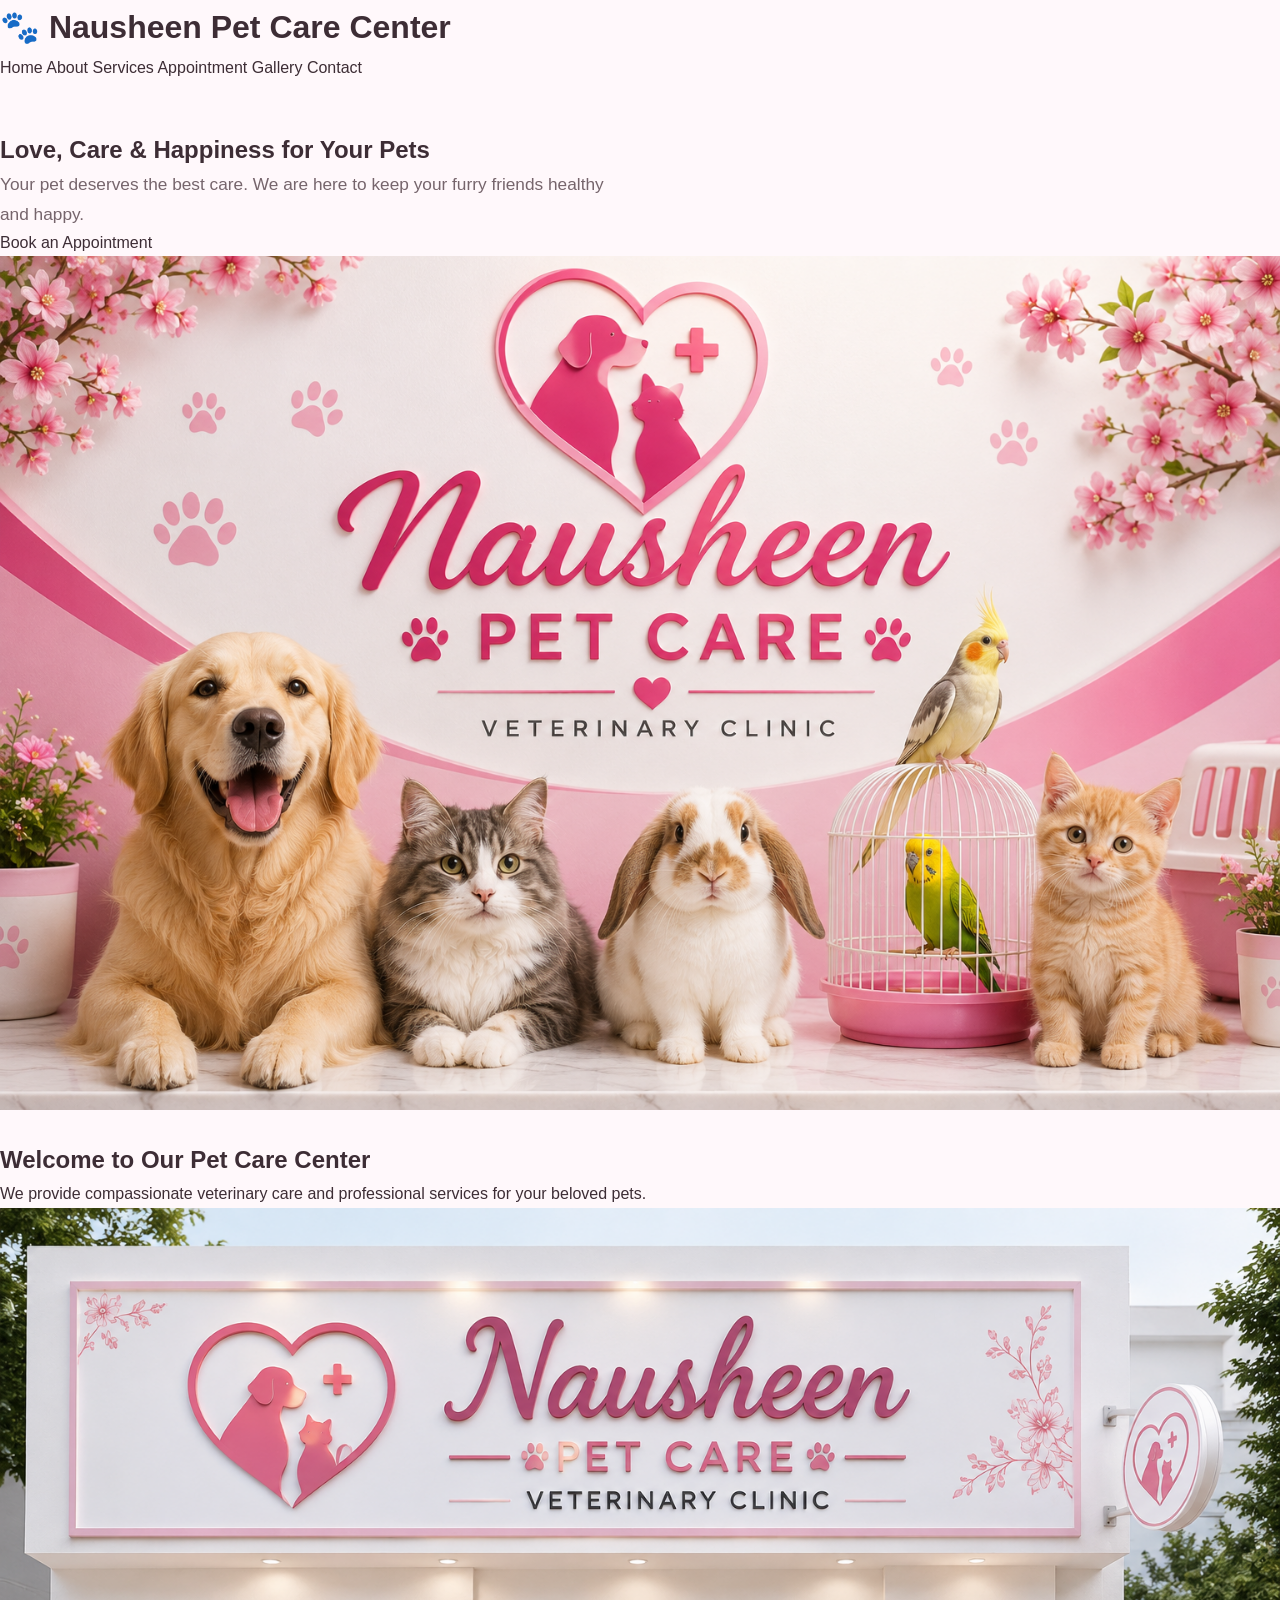
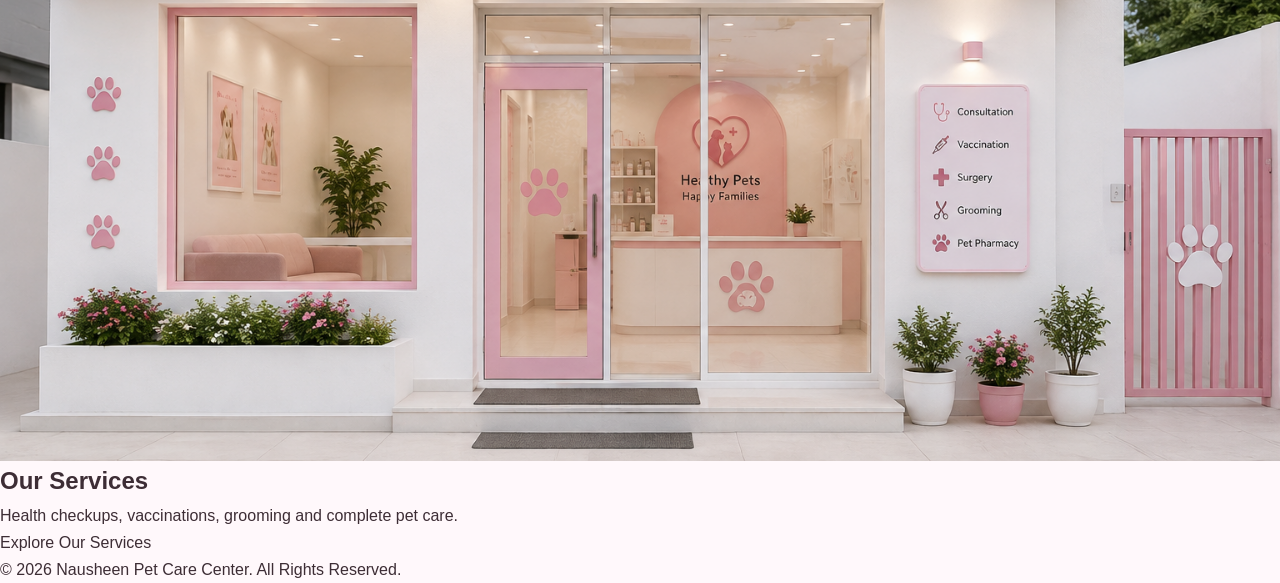
<file: pet-care-center/pet-care-center/index.html>
<!DOCTYPE html>
<html lang="en">
<head>
    <meta charset="UTF-8">
    <meta name="viewport" content="width=device-width, initial-scale=1.0">
    <title>Nausheen Pet Care Center</title>
    <link rel="stylesheet" href="style.css">
</head>
<body>

<header>
    <h1>🐾 Nausheen Pet Care Center</h1>
    <nav>
        <a href="index.html">Home</a>
        <a href="about.html">About</a>
        <a href="services.html">Services</a>
        <a href="appointment.html">Appointment</a>
        <a href="gallery.html">Gallery</a>
        <a href="contact.html">Contact</a>
    </nav>
</header>

<main>
    <section class="hero">
        <h2>Love, Care & Happiness for Your Pets</h2>
        <p>Your pet deserves the best care. We are here to keep your furry friends healthy and happy.</p>
        <a href="appointment.html" class="button">Book an Appointment</a>
        <img src="home-hero.png" alt="Pet Care Center">
    </section>

    <section>
        <h2>Welcome to Our Pet Care Center</h2>
        <p>We provide compassionate veterinary care and professional services for your beloved pets.</p>
        <img src="clinic-exterior.png" alt="Our clinic">
    </section>

    <section>
        <h2>Our Services</h2>
        <p>Health checkups, vaccinations, grooming and complete pet care.</p>
        <a href="services.html">Explore Our Services</a>
    </section>
</main>

<footer>
    <p>© 2026 Nausheen Pet Care Center. All Rights Reserved.</p>
</footer>

<script src="script.js"></script>
</body>
</html>
</file>
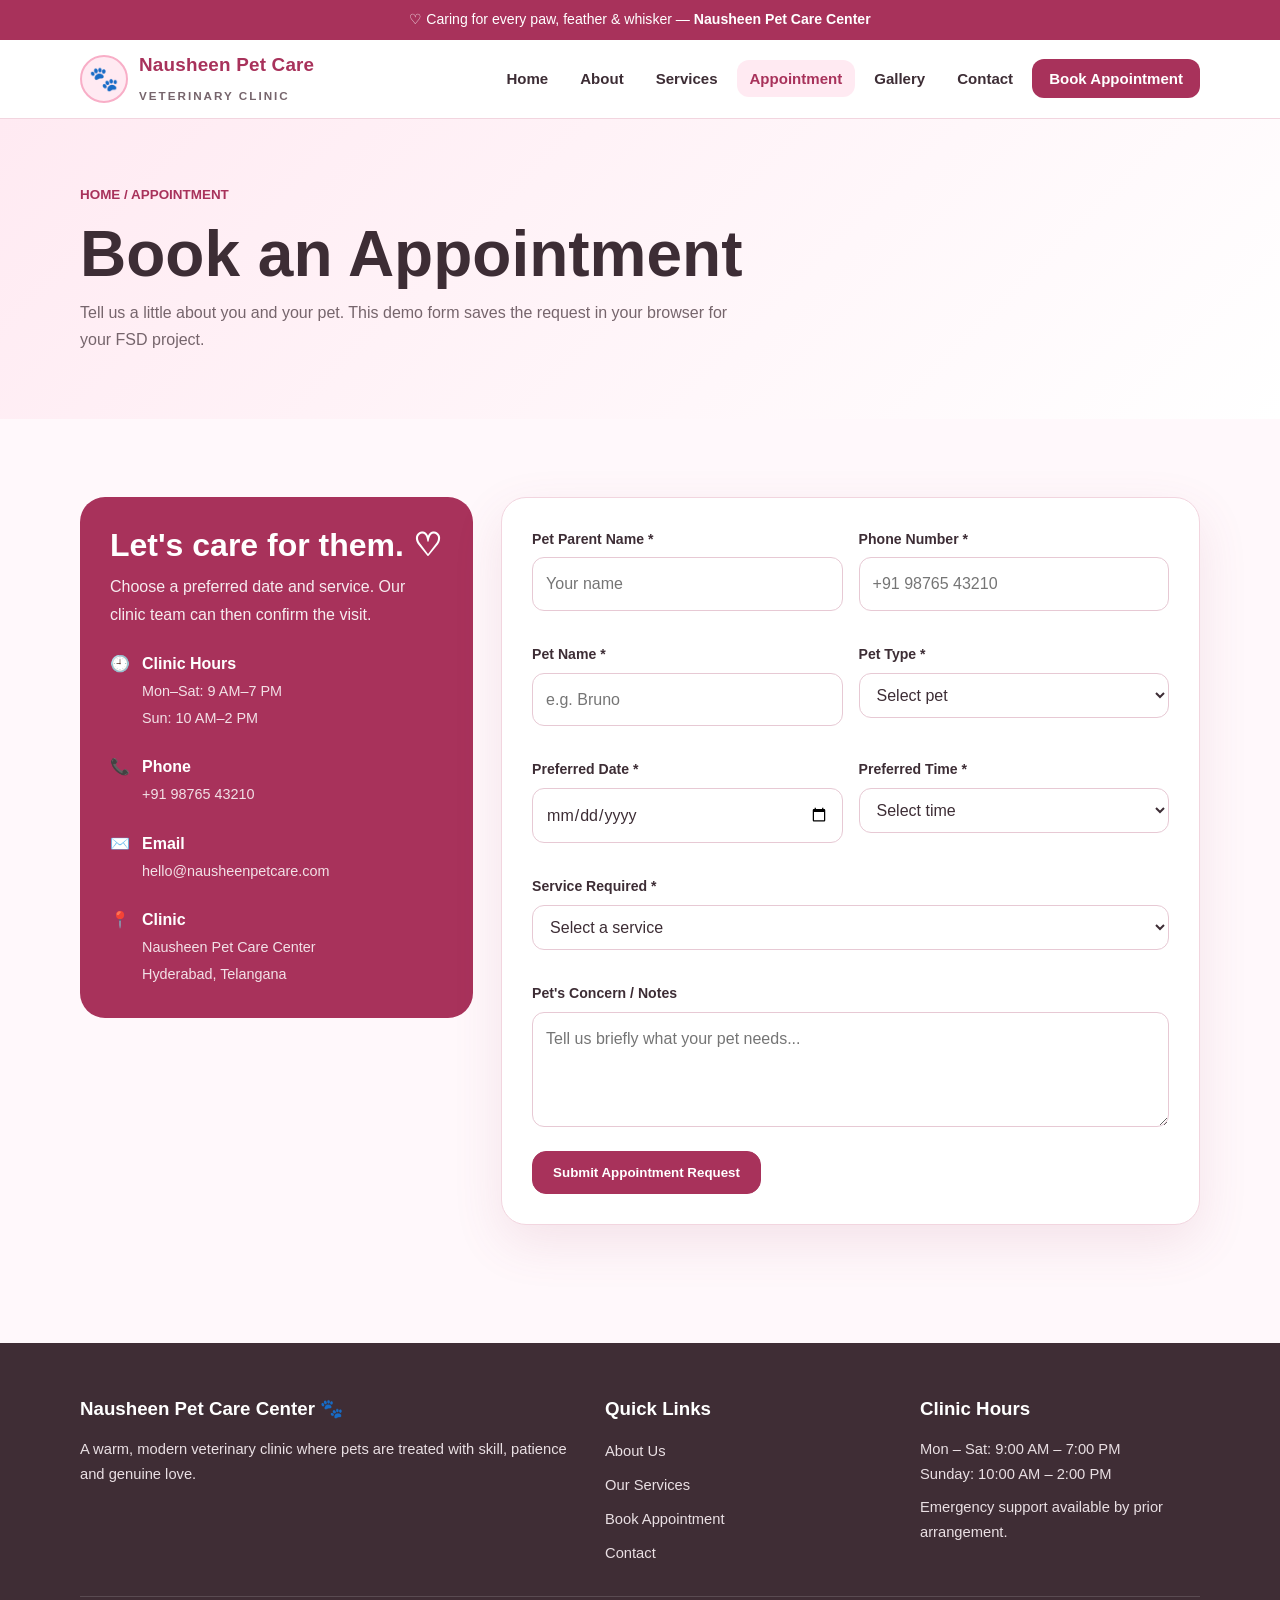
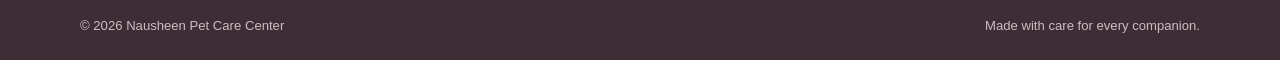
<file: appointment.html>
<!DOCTYPE html>
<html lang="en">
<head>
<meta charset="UTF-8">
<meta name="viewport" content="width=device-width, initial-scale=1.0">
<meta name="description" content="Book a veterinary appointment at Nausheen Pet Care Center.">
<title>Appointment | Nausheen Pet Care Center</title>
<link rel="stylesheet" href="style.css">
</head>
<body>
<div class="topbar">♡ Caring for every paw, feather & whisker — <b>Nausheen Pet Care Center</b></div>
<header class="navbar">
  <div class="container nav-inner">
    <a class="brand" href="index.html">
      <div class="brand-mark">🐾</div>
      <div class="brand-text"><strong>Nausheen Pet Care</strong><span>VETERINARY CLINIC</span></div>
    </a>
    <button class="menu-btn" aria-label="Open menu" aria-expanded="false">☰</button>
    <ul class="nav-links"><li><a href="index.html" class="">Home</a></li>
<li><a href="about.html" class="">About</a></li>
<li><a href="services.html" class="">Services</a></li>
<li><a href="appointment.html" class="active">Appointment</a></li>
<li><a href="gallery.html" class="">Gallery</a></li>
<li><a href="contact.html" class="">Contact</a></li><li><a class="nav-cta" href="appointment.html">Book Appointment</a></li></ul>
  </div>
</header>
<main>
<section class="page-hero"><div class="container"><div class="breadcrumb">HOME / APPOINTMENT</div><h1>Book an Appointment</h1><p>Tell us a little about you and your pet. This demo form saves the request in your browser for your FSD project.</p></div></section>
<section class="section">
<div class="container form-wrap">
  <aside class="info-panel">
    <h2>Let's care for them. ♡</h2><p>Choose a preferred date and service. Our clinic team can then confirm the visit.</p>
    <div class="info-item"><div>🕘</div><div><b>Clinic Hours</b><span>Mon–Sat: 9 AM–7 PM<br>Sun: 10 AM–2 PM</span></div></div>
    <div class="info-item"><div>📞</div><div><b>Phone</b><span>+91 98765 43210</span></div></div>
    <div class="info-item"><div>✉️</div><div><b>Email</b><span>hello@nausheenpetcare.com</span></div></div>
    <div class="info-item"><div>📍</div><div><b>Clinic</b><span>Nausheen Pet Care Center<br>Hyderabad, Telangana</span></div></div>
  </aside>
  <div class="form-card">
    <form id="appointmentForm">
      <div class="form-grid">
        <div class="field"><label for="ownerName">Pet Parent Name *</label><input id="ownerName" name="ownerName" required placeholder="Your name"></div>
        <div class="field"><label for="phone">Phone Number *</label><input id="phone" name="phone" required type="tel" placeholder="+91 98765 43210"></div>
        <div class="field"><label for="petName">Pet Name *</label><input id="petName" name="petName" required placeholder="e.g. Bruno"></div>
        <div class="field"><label for="petType">Pet Type *</label><select id="petType" name="petType" required><option value="">Select pet</option><option>Dog</option><option>Cat</option><option>Bird</option><option>Rabbit</option><option>Other</option></select></div>
        <div class="field"><label for="date">Preferred Date *</label><input id="date" name="date" type="date" required></div>
        <div class="field"><label for="time">Preferred Time *</label><select id="time" name="time" required><option value="">Select time</option><option>09:00 AM</option><option>10:00 AM</option><option>11:00 AM</option><option>12:00 PM</option><option>02:00 PM</option><option>03:00 PM</option><option>04:00 PM</option><option>05:00 PM</option><option>06:00 PM</option></select></div>
        <div class="field full"><label for="service">Service Required *</label><select id="service" name="service" required><option value="">Select a service</option><option>General Consultation</option><option>Vaccination</option><option>Grooming</option><option>Dental Care</option><option>Surgery Consultation</option><option>Pet Pharmacy</option><option>Other</option></select></div>
        <div class="field full"><label for="message">Pet's Concern / Notes</label><textarea id="message" name="message" placeholder="Tell us briefly what your pet needs..."></textarea></div>
      </div>
      <button class="btn btn-primary" type="submit">Submit Appointment Request</button>
      <div id="appointmentNotice" class="notice"></div>
    </form>
  </div>
</div>
</section>
</main>
<footer class="footer">
  <div class="container footer-grid">
    <div>
      <h3>Nausheen Pet Care Center 🐾</h3>
      <p>A warm, modern veterinary clinic where pets are treated with skill, patience and genuine love.</p>
    </div>
    <div>
      <h3>Quick Links</h3>
      <ul class="footer-links">
        <li><a href="about.html">About Us</a></li><li><a href="services.html">Our Services</a></li>
        <li><a href="appointment.html">Book Appointment</a></li><li><a href="contact.html">Contact</a></li>
      </ul>
    </div>
    <div>
      <h3>Clinic Hours</h3>
      <p>Mon – Sat: 9:00 AM – 7:00 PM</p><p>Sunday: 10:00 AM – 2:00 PM</p>
      <p style="margin-top:8px">Emergency support available by prior arrangement.</p>
    </div>
  </div>
  <div class="container copyright"><span>© <span data-year></span> Nausheen Pet Care Center</span><span>Made with care for every companion.</span></div>
</footer><script src="script.js"></script></body></html>
</file>
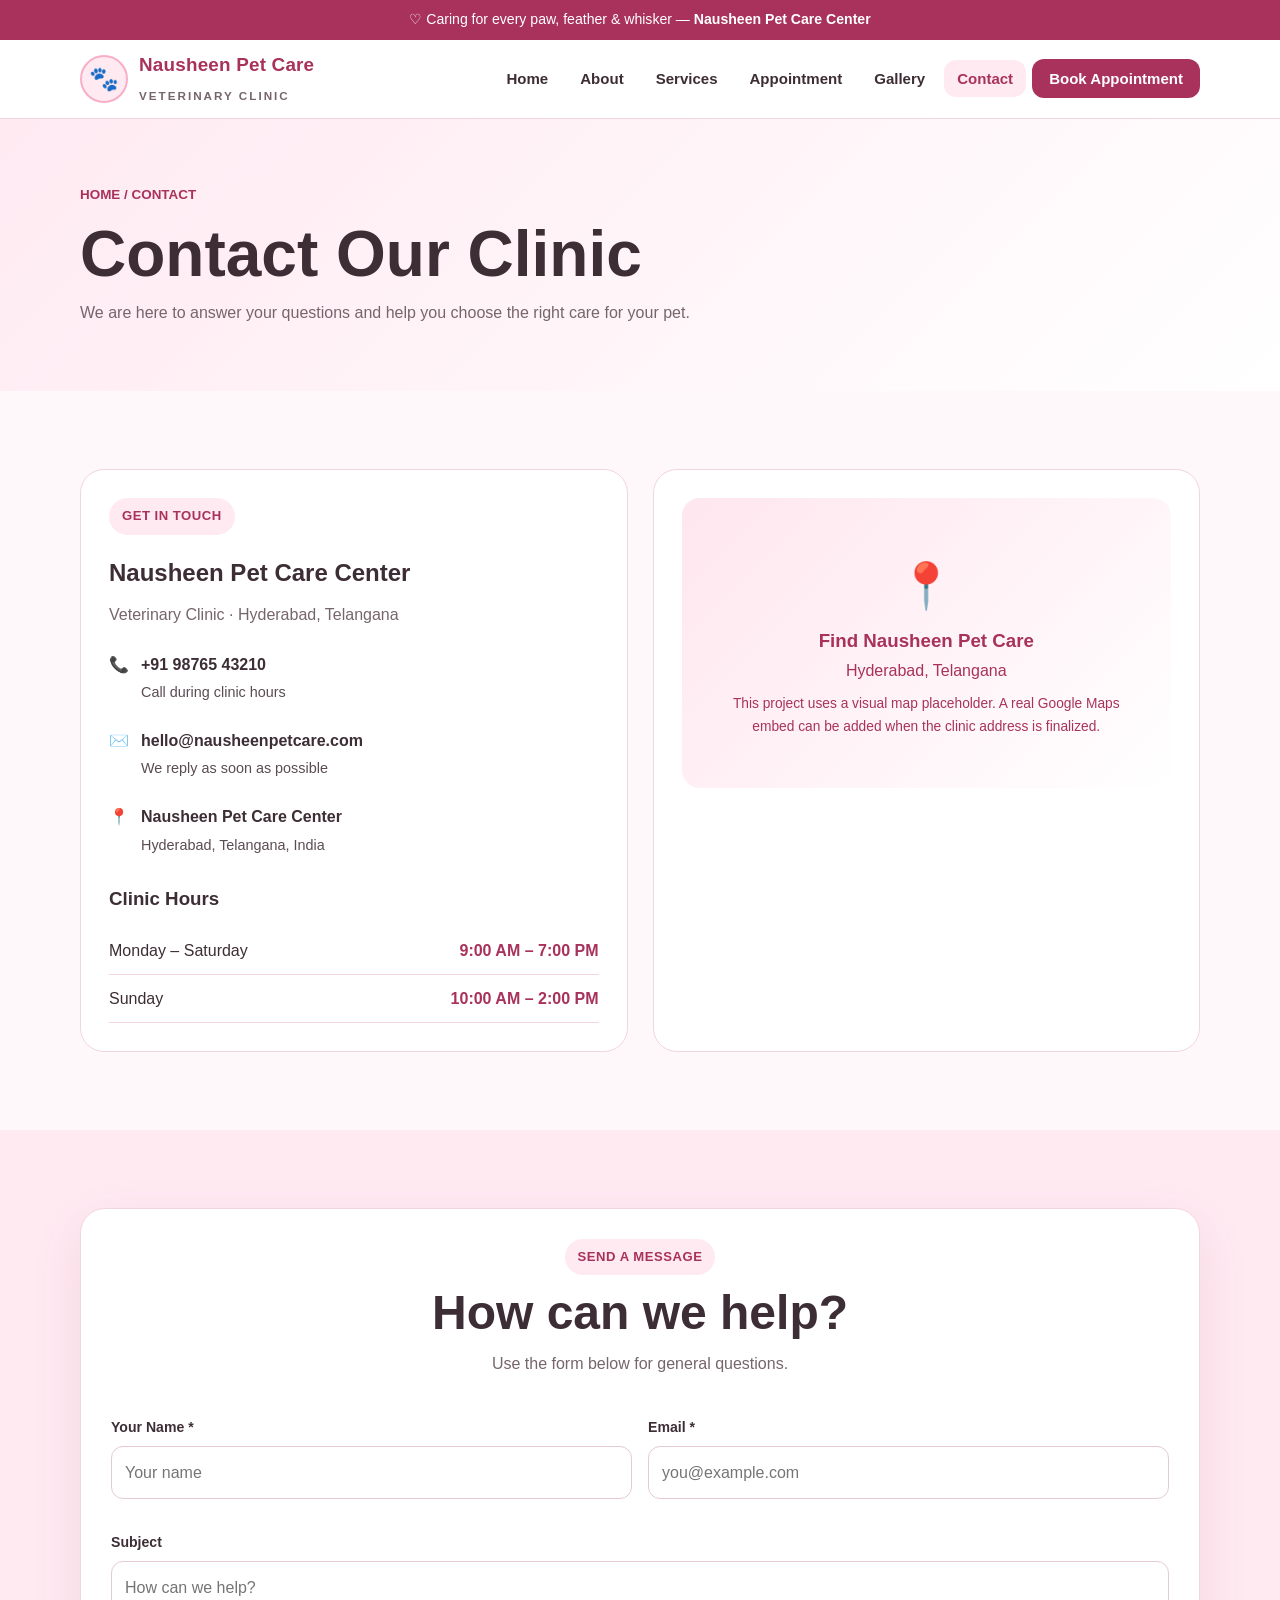
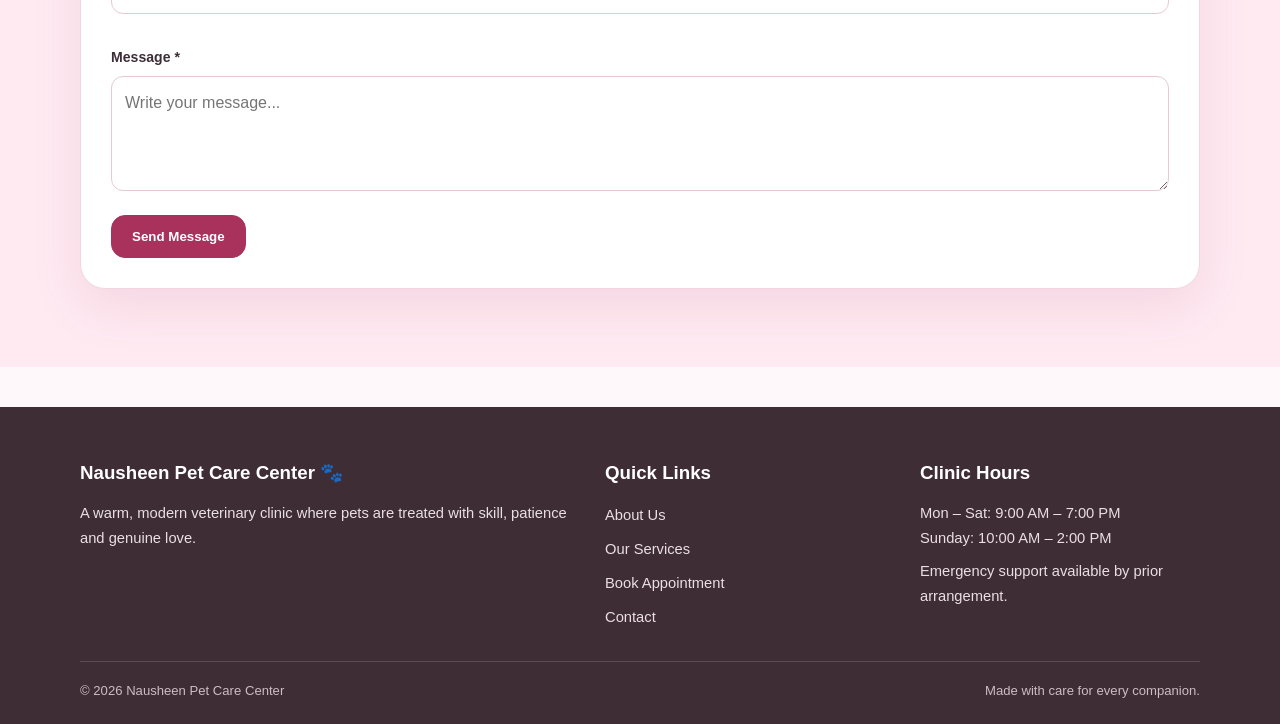
<file: contact.html>
<!DOCTYPE html>
<html lang="en">
<head>
<meta charset="UTF-8">
<meta name="viewport" content="width=device-width, initial-scale=1.0">
<meta name="description" content="Contact Nausheen Pet Care Center for appointments, questions and clinic information.">
<title>Contact | Nausheen Pet Care Center</title>
<link rel="stylesheet" href="style.css">
</head>
<body>
<div class="topbar">♡ Caring for every paw, feather & whisker — <b>Nausheen Pet Care Center</b></div>
<header class="navbar">
  <div class="container nav-inner">
    <a class="brand" href="index.html">
      <div class="brand-mark">🐾</div>
      <div class="brand-text"><strong>Nausheen Pet Care</strong><span>VETERINARY CLINIC</span></div>
    </a>
    <button class="menu-btn" aria-label="Open menu" aria-expanded="false">☰</button>
    <ul class="nav-links"><li><a href="index.html" class="">Home</a></li>
<li><a href="about.html" class="">About</a></li>
<li><a href="services.html" class="">Services</a></li>
<li><a href="appointment.html" class="">Appointment</a></li>
<li><a href="gallery.html" class="">Gallery</a></li>
<li><a href="contact.html" class="active">Contact</a></li><li><a class="nav-cta" href="appointment.html">Book Appointment</a></li></ul>
  </div>
</header>
<main>
<section class="page-hero"><div class="container"><div class="breadcrumb">HOME / CONTACT</div><h1>Contact Our Clinic</h1><p>We are here to answer your questions and help you choose the right care for your pet.</p></div></section>
<section class="section"><div class="container contact-grid">
  <div class="contact-card">
    <div class="eyebrow">GET IN TOUCH</div><h2>Nausheen Pet Care Center</h2>
    <p style="color:var(--muted);margin:8px 0 20px">Veterinary Clinic · Hyderabad, Telangana</p>
    <div class="info-item"><div>📞</div><div><b>+91 98765 43210</b><span>Call during clinic hours</span></div></div>
    <div class="info-item"><div>✉️</div><div><b>hello@nausheenpetcare.com</b><span>We reply as soon as possible</span></div></div>
    <div class="info-item"><div>📍</div><div><b>Nausheen Pet Care Center</b><span>Hyderabad, Telangana, India</span></div></div>
    <h3 style="margin-top:25px">Clinic Hours</h3>
    <table class="hours"><tr><td>Monday – Saturday</td><td>9:00 AM – 7:00 PM</td></tr><tr><td>Sunday</td><td>10:00 AM – 2:00 PM</td></tr></table>
  </div>
  <div class="map-card"><div class="map-placeholder"><div><div style="font-size:45px">📍</div><h3>Find Nausheen Pet Care</h3><p>Hyderabad, Telangana</p><p style="margin-top:8px;font-size:.86rem">This project uses a visual map placeholder. A real Google Maps embed can be added when the clinic address is finalized.</p></div></div></div>
</div></section>
<section class="section soft"><div class="container form-card"><div class="section-head"><div class="eyebrow">SEND A MESSAGE</div><h2>How can we help?</h2><p>Use the form below for general questions.</p></div>
<form id="contactForm"><div class="form-grid">
<div class="field"><label for="name">Your Name *</label><input id="name" required placeholder="Your name"></div>
<div class="field"><label for="email">Email *</label><input id="email" type="email" required placeholder="you@example.com"></div>
<div class="field full"><label for="subject">Subject</label><input id="subject" placeholder="How can we help?"></div>
<div class="field full"><label for="contactMessage">Message *</label><textarea id="contactMessage" required placeholder="Write your message..."></textarea></div>
</div><button class="btn btn-primary" type="submit">Send Message</button><div id="contactNotice" class="notice"></div></form>
</div></section>
</main>
<footer class="footer">
  <div class="container footer-grid">
    <div>
      <h3>Nausheen Pet Care Center 🐾</h3>
      <p>A warm, modern veterinary clinic where pets are treated with skill, patience and genuine love.</p>
    </div>
    <div>
      <h3>Quick Links</h3>
      <ul class="footer-links">
        <li><a href="about.html">About Us</a></li><li><a href="services.html">Our Services</a></li>
        <li><a href="appointment.html">Book Appointment</a></li><li><a href="contact.html">Contact</a></li>
      </ul>
    </div>
    <div>
      <h3>Clinic Hours</h3>
      <p>Mon – Sat: 9:00 AM – 7:00 PM</p><p>Sunday: 10:00 AM – 2:00 PM</p>
      <p style="margin-top:8px">Emergency support available by prior arrangement.</p>
    </div>
  </div>
  <div class="container copyright"><span>© <span data-year></span> Nausheen Pet Care Center</span><span>Made with care for every companion.</span></div>
</footer><script src="script.js"></script></body></html>
</file>
<file: pet-care-center/pet-care-center/style.css>
:root{
  --pink-50:#fff8fb;
  --pink-100:#ffeaf2;
  --pink-200:#ffd3e1;
  --pink-300:#f8aec7;
  --pink-400:#e985a7;
  --pink-500:#d85d86;
  --pink-600:#bd426c;
  --rose:#a8325b;
  --ink:#3d2d35;
  --muted:#76656c;
  --white:#ffffff;
  --line:#f2d5df;
  --shadow:0 18px 50px rgba(167,76,108,.12);
  --radius:22px;
}
*{box-sizing:border-box;margin:0;padding:0}
html{scroll-behavior:smooth}
body{
  font-family: "Segoe UI", Arial, sans-serif;
  color:var(--ink);
  background:var(--pink-50);
  line-height:1.7;
}
a{color:inherit;text-decoration:none}
img{max-width:100%;display:block}
.container{width:min(1120px,92%);margin:auto}
.topbar{
  background:var(--rose);color:white;font-size:.88rem;
  padding:8px 0;text-align:center;
}
.navbar{
  position:sticky;top:0;z-index:50;background:rgba(255,255,255,.96);
  backdrop-filter:blur(12px);border-bottom:1px solid var(--line);
}
.nav-inner{height:78px;display:flex;align-items:center;justify-content:space-between;gap:25px}
.brand{display:flex;align-items:center;gap:11px}
.brand-mark{
  width:48px;height:48px;border-radius:50%;background:var(--pink-100);
  border:2px solid var(--pink-300);display:grid;place-items:center;font-size:24px;
}
.brand-text strong{display:block;color:var(--rose);font-size:1.18rem;letter-spacing:.2px}
.brand-text span{font-size:.73rem;letter-spacing:2px;color:var(--muted);font-weight:700}
.nav-links{display:flex;gap:6px;align-items:center;list-style:none}
.nav-links a{padding:10px 13px;border-radius:12px;font-weight:600;font-size:.94rem}
.nav-links a:hover,.nav-links a.active{background:var(--pink-100);color:var(--rose)}
.nav-cta{background:var(--rose)!important;color:white!important;padding:11px 17px!important}
.menu-btn{display:none;border:0;background:var(--pink-100);font-size:24px;border-radius:10px;padding:5px 11px;color:var(--rose)}

.hero{padding:48px 0 30px}
.hero-grid{display:grid;grid-template-columns:1.02fr .98fr;gap:42px;align-items:center}
.eyebrow{
  display:inline-flex;gap:8px;align-items:center;color:var(--rose);
  background:var(--pink-100);padding:7px 13px;border-radius:999px;font-weight:700;
  font-size:.82rem;letter-spacing:.5px;margin-bottom:18px;
}
.hero h1{font-size:clamp(2.5rem,5vw,4.65rem);line-height:1.08;letter-spacing:-2px;margin-bottom:18px}
.hero h1 span{color:var(--rose)}
.hero p{font-size:1.08rem;color:var(--muted);max-width:610px}
.btns{display:flex;gap:12px;flex-wrap:wrap;margin-top:25px}
.btn{
  display:inline-flex;align-items:center;justify-content:center;gap:8px;
  padding:13px 20px;border-radius:14px;border:1px solid var(--rose);
  font-weight:750;transition:.2s ease;cursor:pointer;
}
.btn-primary{background:var(--rose);color:white}
.btn-primary:hover{transform:translateY(-2px);box-shadow:0 10px 24px rgba(168,50,91,.2)}
.btn-secondary{background:white;color:var(--rose)}
.btn-secondary:hover{background:var(--pink-100)}
.hero-media{position:relative}
.hero-media img{width:100%;aspect-ratio:4/3;object-fit:cover;border-radius:28px;box-shadow:var(--shadow)}
.hero-badge{
  position:absolute;bottom:-18px;left:-18px;background:white;border:1px solid var(--line);
  box-shadow:var(--shadow);padding:13px 16px;border-radius:16px;font-weight:700;color:var(--rose)
}
.hero-badge small{display:block;color:var(--muted);font-weight:500}

.section{padding:78px 0}
.section.soft{background:var(--pink-100)}
.section-head{text-align:center;max-width:700px;margin:0 auto 38px}
.section-head .eyebrow{margin-bottom:10px}
.section-head h2{font-size:clamp(2rem,4vw,3rem);line-height:1.15;margin-bottom:10px}
.section-head p{color:var(--muted)}
.cards{display:grid;grid-template-columns:repeat(3,1fr);gap:20px}
.card{
  background:white;border:1px solid var(--line);border-radius:var(--radius);
  padding:25px;box-shadow:0 10px 35px rgba(100,45,64,.06)
}
.service-icon{
  width:54px;height:54px;border-radius:16px;background:var(--pink-100);
  display:grid;place-items:center;font-size:25px;margin-bottom:15px
}
.card h3{margin-bottom:7px}
.card p{color:var(--muted);font-size:.95rem}
.card a{display:inline-block;color:var(--rose);font-weight:700;margin-top:12px}
.feature-grid{display:grid;grid-template-columns:1fr 1fr;gap:28px;align-items:center}
.feature-img{border-radius:25px;overflow:hidden;box-shadow:var(--shadow)}
.feature-img img{width:100%;aspect-ratio:4/3;object-fit:cover}
.feature-copy h2{font-size:clamp(2rem,4vw,3rem);line-height:1.15;margin-bottom:14px}
.feature-copy p{color:var(--muted);margin-bottom:13px}
.check-list{list-style:none;margin:18px 0}
.check-list li{margin:10px 0;display:flex;gap:10px;align-items:flex-start}
.check-list li::before{content:"✓";flex:0 0 25px;height:25px;border-radius:50%;display:grid;place-items:center;background:var(--pink-100);color:var(--rose);font-weight:900}

.stats{display:grid;grid-template-columns:repeat(4,1fr);gap:15px;margin-top:35px}
.stat{background:white;border:1px solid var(--line);padding:21px;border-radius:18px;text-align:center}
.stat strong{display:block;color:var(--rose);font-size:1.7rem}
.stat span{font-size:.85rem;color:var(--muted)}

.page-hero{padding:65px 0;background:linear-gradient(135deg,var(--pink-100),#fff)}
.page-hero h1{font-size:clamp(2.4rem,5vw,4rem);line-height:1.1;margin-bottom:10px}
.page-hero p{color:var(--muted);max-width:680px}
.breadcrumb{font-size:.84rem;color:var(--rose);font-weight:700;margin-bottom:12px}

.about-photo img{width:100%;border-radius:28px;box-shadow:var(--shadow)}
.quote{
  margin-top:28px;background:var(--pink-100);border-left:4px solid var(--rose);
  padding:20px 22px;border-radius:0 16px 16px 0;font-weight:650;color:var(--rose)
}

.service-list{display:grid;grid-template-columns:repeat(2,1fr);gap:20px}
.service-card{display:flex;gap:18px;background:white;border:1px solid var(--line);border-radius:20px;padding:23px}
.service-card .service-icon{flex:0 0 54px;margin:0}
.service-card h3{margin-bottom:4px}
.service-card p{color:var(--muted);font-size:.94rem}

.form-wrap{display:grid;grid-template-columns:.72fr 1.28fr;gap:28px;align-items:start}
.info-panel{background:var(--rose);color:white;border-radius:25px;padding:30px}
.info-panel h2{font-size:2rem;line-height:1.15;margin-bottom:10px}
.info-panel p{opacity:.9}
.info-item{display:flex;gap:12px;margin-top:22px;align-items:flex-start}
.info-item b{display:block}
.info-item span{font-size:.9rem;opacity:.85}
.form-card{background:white;border:1px solid var(--line);border-radius:25px;padding:30px;box-shadow:var(--shadow)}
.form-grid{display:grid;grid-template-columns:1fr 1fr;gap:16px}
.field{margin-bottom:16px}
.field.full{grid-column:1/-1}
label{display:block;font-weight:700;font-size:.88rem;margin-bottom:6px}
input,select,textarea{
  width:100%;padding:12px 13px;border:1px solid #e7c9d4;border-radius:12px;
  outline:none;background:#fff;color:var(--ink);font:inherit
}
input:focus,select:focus,textarea:focus{border-color:var(--pink-500);box-shadow:0 0 0 3px rgba(216,93,134,.1)}
textarea{min-height:115px;resize:vertical}
.notice{display:none;margin-top:16px;background:#eef9f2;color:#28613b;border:1px solid #cbe8d5;padding:13px;border-radius:12px}
.notice.show{display:block}

.gallery{display:grid;grid-template-columns:repeat(2,1fr);gap:20px}
.gallery figure{background:white;border:1px solid var(--line);border-radius:22px;overflow:hidden}
.gallery img{width:100%;aspect-ratio:4/3;object-fit:cover}
.gallery figcaption{padding:13px 16px;font-weight:700;color:var(--rose)}

.contact-grid{display:grid;grid-template-columns:1fr 1fr;gap:25px}
.map-card,.contact-card{background:white;border:1px solid var(--line);border-radius:24px;padding:28px}
.map-placeholder{
  min-height:290px;border-radius:18px;background:linear-gradient(135deg,#ffe6ef,#fff);
  display:grid;place-items:center;text-align:center;color:var(--rose);padding:30px
}
.hours{width:100%;border-collapse:collapse;margin-top:12px}
.hours td{padding:10px 0;border-bottom:1px solid var(--line)}
.hours td:last-child{text-align:right;font-weight:700;color:var(--rose)}

.footer{background:#3f2d35;color:#fff;padding:50px 0 22px;margin-top:40px}
.footer-grid{display:grid;grid-template-columns:1.4fr .8fr .8fr;gap:35px}
.footer h3{margin-bottom:12px}
.footer p,.footer a{color:#e9dfe3;font-size:.92rem}
.footer-links{list-style:none;display:grid;gap:7px}
.copyright{border-top:1px solid rgba(255,255,255,.14);margin-top:30px;padding-top:18px;font-size:.82rem;color:#cbbdc3;display:flex;justify-content:space-between;gap:10px}

.reveal{animation:fadeUp .55s ease both}
@keyframes fadeUp{from{opacity:0;transform:translateY(12px)}to{opacity:1;transform:none}}

@media(max-width:850px){
  .menu-btn{display:block}
  .nav-links{
    display:none;position:absolute;top:78px;left:0;right:0;background:white;
    padding:12px 4%;border-bottom:1px solid var(--line);box-shadow:var(--shadow);flex-direction:column;align-items:stretch
  }
  .nav-links.open{display:flex}
  .nav-links a{display:block}
  .hero-grid,.feature-grid,.form-wrap,.contact-grid{grid-template-columns:1fr}
  .hero{padding-top:30px}
  .cards{grid-template-columns:1fr 1fr}
  .stats{grid-template-columns:1fr 1fr}
  .service-list{grid-template-columns:1fr}
  .footer-grid{grid-template-columns:1fr 1fr}
}
@media(max-width:560px){
  .nav-inner{height:70px}
  .nav-links{top:70px}
  .brand-mark{width:42px;height:42px}
  .brand-text strong{font-size:1rem}
  .brand-text span{font-size:.63rem}
  .cards,.gallery,.form-grid,.footer-grid{grid-template-columns:1fr}
  .field.full{grid-column:auto}
  .section{padding:55px 0}
  .hero h1{letter-spacing:-1px}
  .hero-badge{left:10px}
  .copyright{flex-direction:column}
}
</file>
<file: style.css>
:root{
  --pink-50:#fff8fb;
  --pink-100:#ffeaf2;
  --pink-200:#ffd3e1;
  --pink-300:#f8aec7;
  --pink-400:#e985a7;
  --pink-500:#d85d86;
  --pink-600:#bd426c;
  --rose:#a8325b;
  --ink:#3d2d35;
  --muted:#76656c;
  --white:#ffffff;
  --line:#f2d5df;
  --shadow:0 18px 50px rgba(167,76,108,.12);
  --radius:22px;
}
*{box-sizing:border-box;margin:0;padding:0}
html{scroll-behavior:smooth}
body{
  font-family: "Segoe UI", Arial, sans-serif;
  color:var(--ink);
  background:var(--pink-50);
  line-height:1.7;
}
a{color:inherit;text-decoration:none}
img{max-width:100%;display:block}
.container{width:min(1120px,92%);margin:auto}
.topbar{
  background:var(--rose);color:white;font-size:.88rem;
  padding:8px 0;text-align:center;
}
.navbar{
  position:sticky;top:0;z-index:50;background:rgba(255,255,255,.96);
  backdrop-filter:blur(12px);border-bottom:1px solid var(--line);
}
.nav-inner{height:78px;display:flex;align-items:center;justify-content:space-between;gap:25px}
.brand{display:flex;align-items:center;gap:11px}
.brand-mark{
  width:48px;height:48px;border-radius:50%;background:var(--pink-100);
  border:2px solid var(--pink-300);display:grid;place-items:center;font-size:24px;
}
.brand-text strong{display:block;color:var(--rose);font-size:1.18rem;letter-spacing:.2px}
.brand-text span{font-size:.73rem;letter-spacing:2px;color:var(--muted);font-weight:700}
.nav-links{display:flex;gap:6px;align-items:center;list-style:none}
.nav-links a{padding:10px 13px;border-radius:12px;font-weight:600;font-size:.94rem}
.nav-links a:hover,.nav-links a.active{background:var(--pink-100);color:var(--rose)}
.nav-cta{background:var(--rose)!important;color:white!important;padding:11px 17px!important}
.menu-btn{display:none;border:0;background:var(--pink-100);font-size:24px;border-radius:10px;padding:5px 11px;color:var(--rose)}

.hero{padding:48px 0 30px}
.hero-grid{display:grid;grid-template-columns:1.02fr .98fr;gap:42px;align-items:center}
.eyebrow{
  display:inline-flex;gap:8px;align-items:center;color:var(--rose);
  background:var(--pink-100);padding:7px 13px;border-radius:999px;font-weight:700;
  font-size:.82rem;letter-spacing:.5px;margin-bottom:18px;
}
.hero h1{font-size:clamp(2.5rem,5vw,4.65rem);line-height:1.08;letter-spacing:-2px;margin-bottom:18px}
.hero h1 span{color:var(--rose)}
.hero p{font-size:1.08rem;color:var(--muted);max-width:610px}
.btns{display:flex;gap:12px;flex-wrap:wrap;margin-top:25px}
.btn{
  display:inline-flex;align-items:center;justify-content:center;gap:8px;
  padding:13px 20px;border-radius:14px;border:1px solid var(--rose);
  font-weight:750;transition:.2s ease;cursor:pointer;
}
.btn-primary{background:var(--rose);color:white}
.btn-primary:hover{transform:translateY(-2px);box-shadow:0 10px 24px rgba(168,50,91,.2)}
.btn-secondary{background:white;color:var(--rose)}
.btn-secondary:hover{background:var(--pink-100)}
.hero-media{position:relative}
.hero-media img{width:100%;aspect-ratio:4/3;object-fit:cover;border-radius:28px;box-shadow:var(--shadow)}
.hero-badge{
  position:absolute;bottom:-18px;left:-18px;background:white;border:1px solid var(--line);
  box-shadow:var(--shadow);padding:13px 16px;border-radius:16px;font-weight:700;color:var(--rose)
}
.hero-badge small{display:block;color:var(--muted);font-weight:500}

.section{padding:78px 0}
.section.soft{background:var(--pink-100)}
.section-head{text-align:center;max-width:700px;margin:0 auto 38px}
.section-head .eyebrow{margin-bottom:10px}
.section-head h2{font-size:clamp(2rem,4vw,3rem);line-height:1.15;margin-bottom:10px}
.section-head p{color:var(--muted)}
.cards{display:grid;grid-template-columns:repeat(3,1fr);gap:20px}
.card{
  background:white;border:1px solid var(--line);border-radius:var(--radius);
  padding:25px;box-shadow:0 10px 35px rgba(100,45,64,.06)
}
.service-icon{
  width:54px;height:54px;border-radius:16px;background:var(--pink-100);
  display:grid;place-items:center;font-size:25px;margin-bottom:15px
}
.card h3{margin-bottom:7px}
.card p{color:var(--muted);font-size:.95rem}
.card a{display:inline-block;color:var(--rose);font-weight:700;margin-top:12px}
.feature-grid{display:grid;grid-template-columns:1fr 1fr;gap:28px;align-items:center}
.feature-img{border-radius:25px;overflow:hidden;box-shadow:var(--shadow)}
.feature-img img{width:100%;aspect-ratio:4/3;object-fit:cover}
.feature-copy h2{font-size:clamp(2rem,4vw,3rem);line-height:1.15;margin-bottom:14px}
.feature-copy p{color:var(--muted);margin-bottom:13px}
.check-list{list-style:none;margin:18px 0}
.check-list li{margin:10px 0;display:flex;gap:10px;align-items:flex-start}
.check-list li::before{content:"✓";flex:0 0 25px;height:25px;border-radius:50%;display:grid;place-items:center;background:var(--pink-100);color:var(--rose);font-weight:900}

.stats{display:grid;grid-template-columns:repeat(4,1fr);gap:15px;margin-top:35px}
.stat{background:white;border:1px solid var(--line);padding:21px;border-radius:18px;text-align:center}
.stat strong{display:block;color:var(--rose);font-size:1.7rem}
.stat span{font-size:.85rem;color:var(--muted)}

.page-hero{padding:65px 0;background:linear-gradient(135deg,var(--pink-100),#fff)}
.page-hero h1{font-size:clamp(2.4rem,5vw,4rem);line-height:1.1;margin-bottom:10px}
.page-hero p{color:var(--muted);max-width:680px}
.breadcrumb{font-size:.84rem;color:var(--rose);font-weight:700;margin-bottom:12px}

.about-photo img{width:100%;border-radius:28px;box-shadow:var(--shadow)}
.quote{
  margin-top:28px;background:var(--pink-100);border-left:4px solid var(--rose);
  padding:20px 22px;border-radius:0 16px 16px 0;font-weight:650;color:var(--rose)
}

.service-list{display:grid;grid-template-columns:repeat(2,1fr);gap:20px}
.service-card{display:flex;gap:18px;background:white;border:1px solid var(--line);border-radius:20px;padding:23px}
.service-card .service-icon{flex:0 0 54px;margin:0}
.service-card h3{margin-bottom:4px}
.service-card p{color:var(--muted);font-size:.94rem}

.form-wrap{display:grid;grid-template-columns:.72fr 1.28fr;gap:28px;align-items:start}
.info-panel{background:var(--rose);color:white;border-radius:25px;padding:30px}
.info-panel h2{font-size:2rem;line-height:1.15;margin-bottom:10px}
.info-panel p{opacity:.9}
.info-item{display:flex;gap:12px;margin-top:22px;align-items:flex-start}
.info-item b{display:block}
.info-item span{font-size:.9rem;opacity:.85}
.form-card{background:white;border:1px solid var(--line);border-radius:25px;padding:30px;box-shadow:var(--shadow)}
.form-grid{display:grid;grid-template-columns:1fr 1fr;gap:16px}
.field{margin-bottom:16px}
.field.full{grid-column:1/-1}
label{display:block;font-weight:700;font-size:.88rem;margin-bottom:6px}
input,select,textarea{
  width:100%;padding:12px 13px;border:1px solid #e7c9d4;border-radius:12px;
  outline:none;background:#fff;color:var(--ink);font:inherit
}
input:focus,select:focus,textarea:focus{border-color:var(--pink-500);box-shadow:0 0 0 3px rgba(216,93,134,.1)}
textarea{min-height:115px;resize:vertical}
.notice{display:none;margin-top:16px;background:#eef9f2;color:#28613b;border:1px solid #cbe8d5;padding:13px;border-radius:12px}
.notice.show{display:block}

.gallery{display:grid;grid-template-columns:repeat(2,1fr);gap:20px}
.gallery figure{background:white;border:1px solid var(--line);border-radius:22px;overflow:hidden}
.gallery img{width:100%;aspect-ratio:4/3;object-fit:cover}
.gallery figcaption{padding:13px 16px;font-weight:700;color:var(--rose)}

.contact-grid{display:grid;grid-template-columns:1fr 1fr;gap:25px}
.map-card,.contact-card{background:white;border:1px solid var(--line);border-radius:24px;padding:28px}
.map-placeholder{
  min-height:290px;border-radius:18px;background:linear-gradient(135deg,#ffe6ef,#fff);
  display:grid;place-items:center;text-align:center;color:var(--rose);padding:30px
}
.hours{width:100%;border-collapse:collapse;margin-top:12px}
.hours td{padding:10px 0;border-bottom:1px solid var(--line)}
.hours td:last-child{text-align:right;font-weight:700;color:var(--rose)}

.footer{background:#3f2d35;color:#fff;padding:50px 0 22px;margin-top:40px}
.footer-grid{display:grid;grid-template-columns:1.4fr .8fr .8fr;gap:35px}
.footer h3{margin-bottom:12px}
.footer p,.footer a{color:#e9dfe3;font-size:.92rem}
.footer-links{list-style:none;display:grid;gap:7px}
.copyright{border-top:1px solid rgba(255,255,255,.14);margin-top:30px;padding-top:18px;font-size:.82rem;color:#cbbdc3;display:flex;justify-content:space-between;gap:10px}

.reveal{animation:fadeUp .55s ease both}
@keyframes fadeUp{from{opacity:0;transform:translateY(12px)}to{opacity:1;transform:none}}

@media(max-width:850px){
  .menu-btn{display:block}
  .nav-links{
    display:none;position:absolute;top:78px;left:0;right:0;background:white;
    padding:12px 4%;border-bottom:1px solid var(--line);box-shadow:var(--shadow);flex-direction:column;align-items:stretch
  }
  .nav-links.open{display:flex}
  .nav-links a{display:block}
  .hero-grid,.feature-grid,.form-wrap,.contact-grid{grid-template-columns:1fr}
  .hero{padding-top:30px}
  .cards{grid-template-columns:1fr 1fr}
  .stats{grid-template-columns:1fr 1fr}
  .service-list{grid-template-columns:1fr}
  .footer-grid{grid-template-columns:1fr 1fr}
}
@media(max-width:560px){
  .nav-inner{height:70px}
  .nav-links{top:70px}
  .brand-mark{width:42px;height:42px}
  .brand-text strong{font-size:1rem}
  .brand-text span{font-size:.63rem}
  .cards,.gallery,.form-grid,.footer-grid{grid-template-columns:1fr}
  .field.full{grid-column:auto}
  .section{padding:55px 0}
  .hero h1{letter-spacing:-1px}
  .hero-badge{left:10px}
  .copyright{flex-direction:column}
}
</file>
